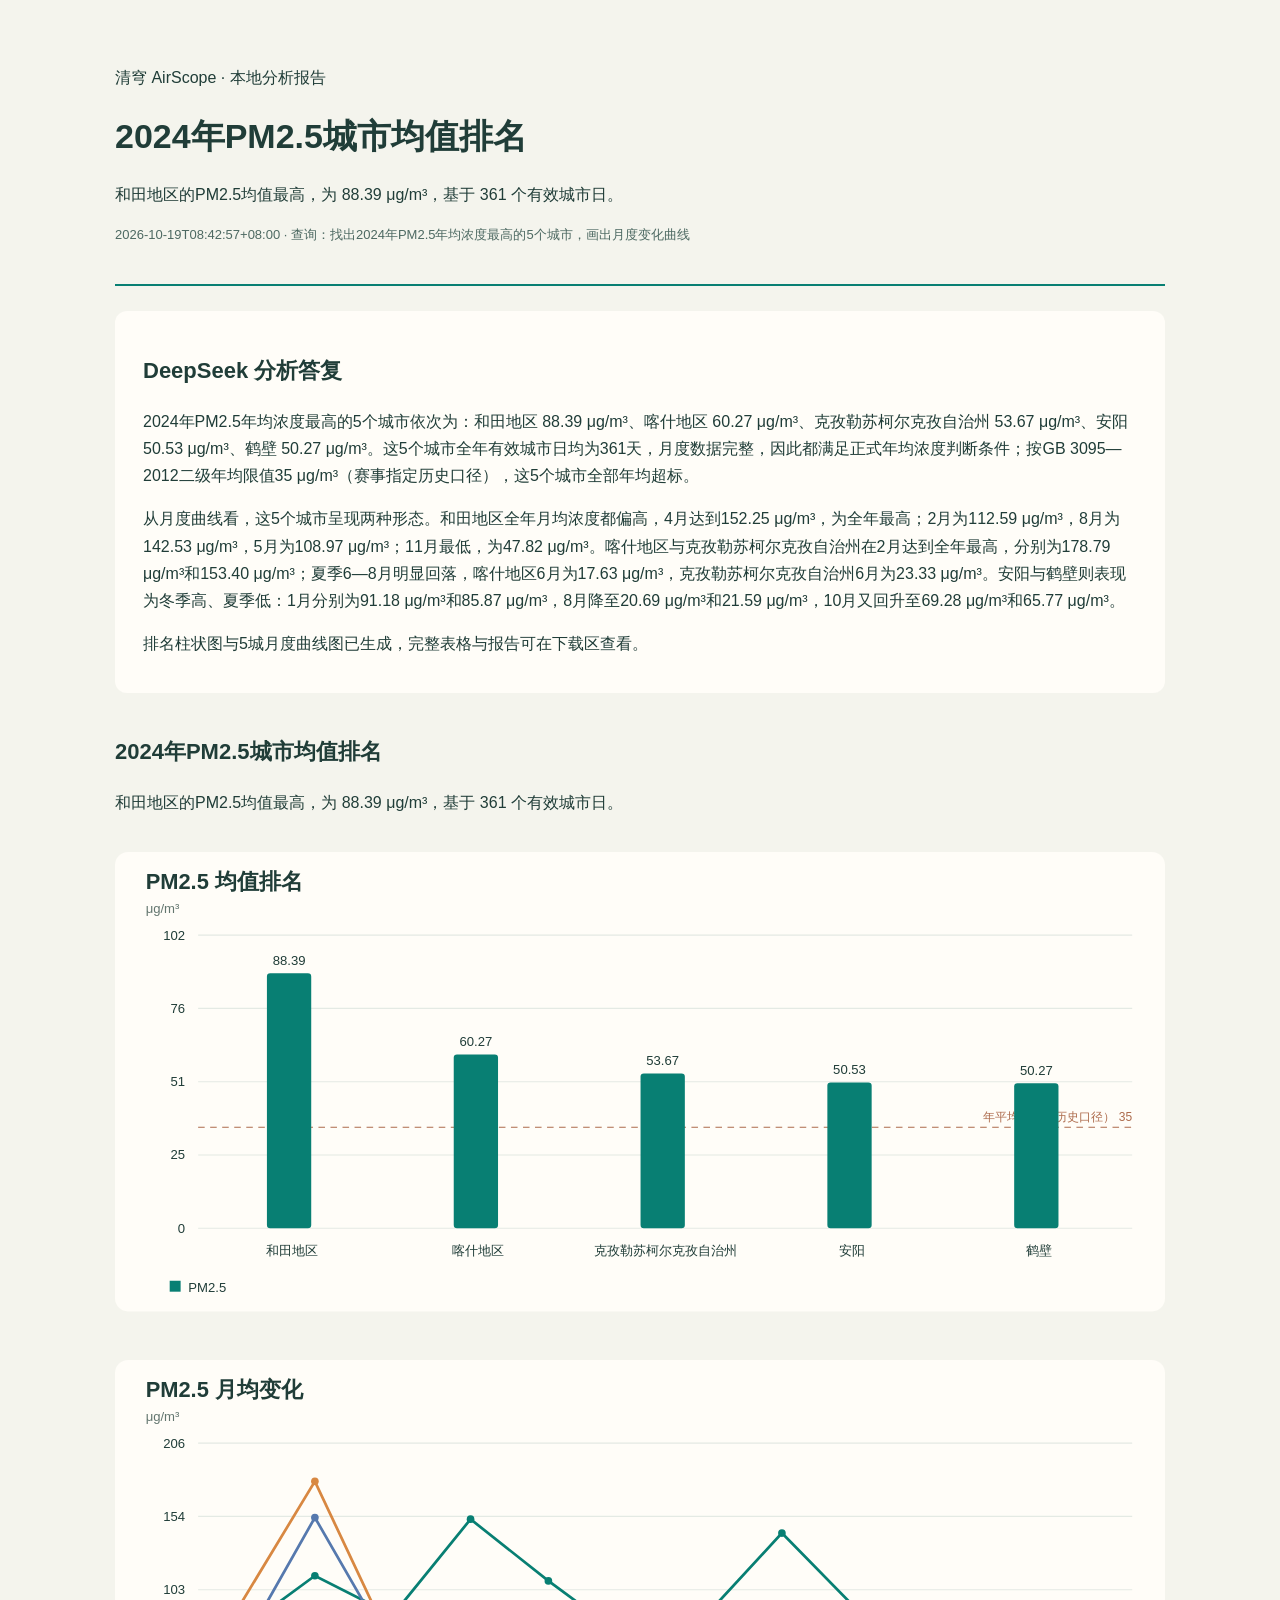
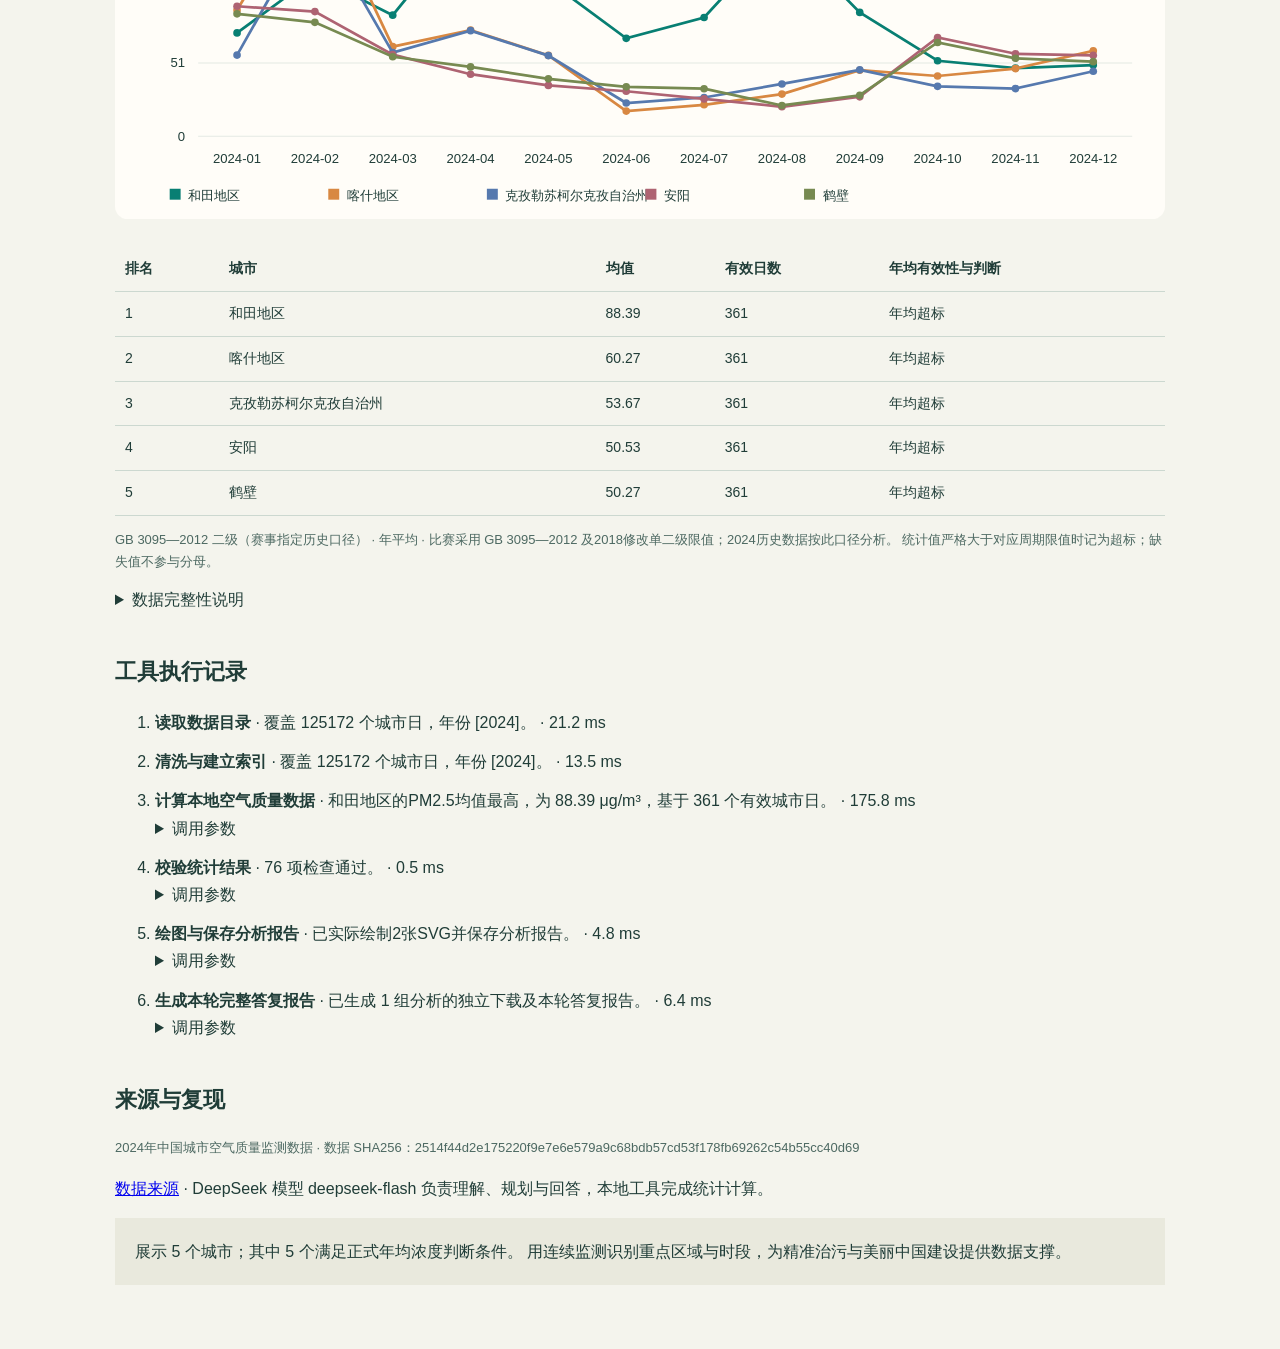
<file: 清穹_2024空气质量分析报告.html>
<!doctype html><html lang="zh-CN"><meta charset="utf-8"><meta name="viewport" content="width=device-width,initial-scale=1"><title>2024年PM2.5城市均值排名 · 清穹</title>
<style>body{margin:0;background:#f4f4ed;color:#203d38;font:16px/1.7 -apple-system,BlinkMacSystemFont,"PingFang SC",sans-serif}main{max-width:1050px;margin:auto;padding:48px 24px}header{border-bottom:2px solid #087f73;padding-bottom:25px}h1{font-size:34px;line-height:1.3}h2{font-size:22px;margin-top:40px}.meta{font-size:13px;color:#4d6962}svg{width:100%;height:auto;margin:20px 0}table{border-collapse:collapse;width:100%;font-size:14px}td,th{text-align:left;padding:10px;border-bottom:1px solid #ccd8d0}.scroll{overflow:auto}.notice{background:#e9e9dd;padding:20px}.answer{background:#fffdf8;padding:1px 28px 20px;margin-top:25px;border-radius:12px}pre{white-space:pre-wrap;overflow-wrap:anywhere;font-size:13px}li{margin-bottom:12px}summary{cursor:pointer}@media print{body{background:white}main{padding:0}svg,table{break-inside:avoid}}</style>
<main><header><p>清穹 AirScope · 本地分析报告</p><h1>2024年PM2.5城市均值排名</h1><p>和田地区的PM2.5均值最高，为 88.39 μg/m³，基于 361 个有效城市日。</p><p class="meta">2026-10-19T08:42:57+08:00 · 查询：找出2024年PM2.5年均浓度最高的5个城市，画出月度变化曲线</p></header>
<section class="answer"><h2>DeepSeek 分析答复</h2><p>2024年PM2.5年均浓度最高的5个城市依次为：和田地区 88.39 μg/m³、喀什地区 60.27 μg/m³、克孜勒苏柯尔克孜自治州 53.67 μg/m³、安阳 50.53 μg/m³、鹤壁 50.27 μg/m³。这5个城市全年有效城市日均为361天，月度数据完整，因此都满足正式年均浓度判断条件；按GB 3095—2012二级年均限值35 μg/m³（赛事指定历史口径），这5个城市全部年均超标。</p><p>从月度曲线看，这5个城市呈现两种形态。和田地区全年月均浓度都偏高，4月达到152.25 μg/m³，为全年最高；2月为112.59 μg/m³，8月为142.53 μg/m³，5月为108.97 μg/m³；11月最低，为47.82 μg/m³。喀什地区与克孜勒苏柯尔克孜自治州在2月达到全年最高，分别为178.79 μg/m³和153.40 μg/m³；夏季6—8月明显回落，喀什地区6月为17.63 μg/m³，克孜勒苏柯尔克孜自治州6月为23.33 μg/m³。安阳与鹤壁则表现为冬季高、夏季低：1月分别为91.18 μg/m³和85.87 μg/m³，8月降至20.69 μg/m³和21.59 μg/m³，10月又回升至69.28 μg/m³和65.77 μg/m³。</p><p>排名柱状图与5城月度曲线图已生成，完整表格与报告可在下载区查看。</p></section><section class="analysis-section"><h2>2024年PM2.5城市均值排名</h2><p>和田地区的PM2.5均值最高，为 88.39 μg/m³，基于 361 个有效城市日。</p><svg xmlns="http://www.w3.org/2000/svg" viewBox="0 0 960 420" role="img" aria-label="PM2.5 均值排名"><rect width="100%" height="100%" rx="12" fill="#fffdf8"/><g font-family="PingFang SC, Microsoft YaHei, sans-serif" fill="#203d38"><text x="28" y="34" font-size="20" font-weight="600">PM2.5 均值排名</text><text x="28" y="56" font-size="12" fill="#63766f">μg/m³</text><path d="M76 344.0H930" stroke="#e4eae4" stroke-width="1"/><text x="64" y="348.0" text-anchor="end" font-size="12">0</text><path d="M76 277.0H930" stroke="#e4eae4" stroke-width="1"/><text x="64" y="281.0" text-anchor="end" font-size="12">25</text><path d="M76 210.0H930" stroke="#e4eae4" stroke-width="1"/><text x="64" y="214.0" text-anchor="end" font-size="12">51</text><path d="M76 143.0H930" stroke="#e4eae4" stroke-width="1"/><text x="64" y="147.0" text-anchor="end" font-size="12">76</text><path d="M76 76.0H930" stroke="#e4eae4" stroke-width="1"/><text x="64" y="80.0" text-anchor="end" font-size="12">102</text><path d="M76 251.72121575822564H930" stroke="#ad6b4c" stroke-dasharray="6 5"/><text x="930" y="245.72121575822564" text-anchor="end" font-size="11" fill="#ad6b4c">年平均限值（历史口径） 35</text><text x="161.4" y="368" text-anchor="middle" font-size="12">和田地区</text><text x="332.2" y="368" text-anchor="middle" font-size="12">喀什地区</text><text x="503.0" y="368" text-anchor="middle" font-size="12">克孜勒苏柯尔克孜自治州</text><text x="673.8" y="368" text-anchor="middle" font-size="12">安阳</text><text x="844.6" y="368" text-anchor="middle" font-size="12">鹤壁</text><rect x="138.9" y="110.95652173913044" width="40.5" height="233.04347826086956" rx="3" fill="#087f73"><title>PM2.5 · 和田地区：88.39 μg/m³</title></rect><text x="159.15" y="102.95652173913044" text-anchor="middle" font-size="12">88.39</text><rect x="309.7" y="185.09593353566456" width="40.5" height="158.90406646433544" rx="3" fill="#087f73"><title>PM2.5 · 喀什地区：60.27 μg/m³</title></rect><text x="329.95" y="177.09593353566456" text-anchor="middle" font-size="12">60.27</text><rect x="480.5" y="202.49707570697058" width="40.5" height="141.50292429302942" rx="3" fill="#087f73"><title>PM2.5 · 克孜勒苏柯尔克孜自治州：53.67 μg/m³</title></rect><text x="500.75" y="194.49707570697058" text-anchor="middle" font-size="12">53.67</text><rect x="651.3" y="210.77580092180403" width="40.5" height="133.22419907819597" rx="3" fill="#087f73"><title>PM2.5 · 安阳：50.53 μg/m³</title></rect><text x="671.55" y="202.77580092180403" text-anchor="middle" font-size="12">50.53</text><rect x="822.1" y="211.4613004618858" width="40.5" height="132.5386995381142" rx="3" fill="#087f73"><title>PM2.5 · 鹤壁：50.27 μg/m³</title></rect><text x="842.35" y="203.4613004618858" text-anchor="middle" font-size="12">50.27</text><rect x="50" y="392" width="10" height="10" fill="#087f73"/><text x="67" y="402" font-size="12">PM2.5</text></g></svg><svg xmlns="http://www.w3.org/2000/svg" viewBox="0 0 960 420" role="img" aria-label="PM2.5 月均变化"><rect width="100%" height="100%" rx="12" fill="#fffdf8"/><g font-family="PingFang SC, Microsoft YaHei, sans-serif" fill="#203d38"><text x="28" y="34" font-size="20" font-weight="600">PM2.5 月均变化</text><text x="28" y="56" font-size="12" fill="#63766f">μg/m³</text><path d="M76 344.0H930" stroke="#e4eae4" stroke-width="1"/><text x="64" y="348.0" text-anchor="end" font-size="12">0</text><path d="M76 277.0H930" stroke="#e4eae4" stroke-width="1"/><text x="64" y="281.0" text-anchor="end" font-size="12">51</text><path d="M76 210.0H930" stroke="#e4eae4" stroke-width="1"/><text x="64" y="214.0" text-anchor="end" font-size="12">103</text><path d="M76 143.0H930" stroke="#e4eae4" stroke-width="1"/><text x="64" y="147.0" text-anchor="end" font-size="12">154</text><path d="M76 76.0H930" stroke="#e4eae4" stroke-width="1"/><text x="64" y="80.0" text-anchor="end" font-size="12">206</text><text x="111.58333333333333" y="368" text-anchor="middle" font-size="12">2024-01</text><text x="182.75" y="368" text-anchor="middle" font-size="12">2024-02</text><text x="253.91666666666669" y="368" text-anchor="middle" font-size="12">2024-03</text><text x="325.08333333333337" y="368" text-anchor="middle" font-size="12">2024-04</text><text x="396.25" y="368" text-anchor="middle" font-size="12">2024-05</text><text x="467.41666666666663" y="368" text-anchor="middle" font-size="12">2024-06</text><text x="538.5833333333333" y="368" text-anchor="middle" font-size="12">2024-07</text><text x="609.75" y="368" text-anchor="middle" font-size="12">2024-08</text><text x="680.9166666666667" y="368" text-anchor="middle" font-size="12">2024-09</text><text x="752.0833333333333" y="368" text-anchor="middle" font-size="12">2024-10</text><text x="823.25" y="368" text-anchor="middle" font-size="12">2024-11</text><text x="894.4166666666667" y="368" text-anchor="middle" font-size="12">2024-12</text><circle cx="111.58333333333333" cy="249.52608476789624" r="3.5" fill="#087f73"><title>和田地区 · 2024-01：72.48 μg/m³</title></circle><circle cx="182.75" cy="197.24478316801103" r="3.5" fill="#087f73"><title>和田地区 · 2024-02：112.59 μg/m³</title></circle><circle cx="253.91666666666669" cy="233.29815644781218" r="3.5" fill="#087f73"><title>和田地区 · 2024-03：84.93 μg/m³</title></circle><circle cx="325.08333333333337" cy="145.55003319415295" r="3.5" fill="#087f73"><title>和田地区 · 2024-04：152.25 μg/m³</title></circle><circle cx="396.25" cy="201.96326513738487" r="3.5" fill="#087f73"><title>和田地区 · 2024-05：108.97 μg/m³</title></circle><circle cx="467.41666666666663" cy="254.5052563488377" r="3.5" fill="#087f73"><title>和田地区 · 2024-06：68.66 μg/m³</title></circle><circle cx="538.5833333333333" cy="235.44884574324502" r="3.5" fill="#087f73"><title>和田地区 · 2024-07：83.28 μg/m³</title></circle><circle cx="609.75" cy="158.21954831633903" r="3.5" fill="#087f73"><title>和田地区 · 2024-08：142.53 μg/m³</title></circle><circle cx="680.9166666666667" cy="230.80857065734148" r="3.5" fill="#087f73"><title>和田地区 · 2024-09：86.84 μg/m³</title></circle><circle cx="752.0833333333333" cy="274.98242533747384" r="3.5" fill="#087f73"><title>和田地区 · 2024-10：52.95 μg/m³</title></circle><circle cx="823.25" cy="281.6691138741832" r="3.5" fill="#087f73"><title>和田地区 · 2024-11：47.82 μg/m³</title></circle><circle cx="894.4166666666667" cy="278.8927695109881" r="3.5" fill="#087f73"><title>和田地区 · 2024-12：49.95 μg/m³</title></circle><polyline points="111.58333333333333,249.52608476789624 182.75,197.24478316801103 253.91666666666669,233.29815644781218 325.08333333333337,145.55003319415295 396.25,201.96326513738487 467.41666666666663,254.5052563488377 538.5833333333333,235.44884574324502 609.75,158.21954831633903 680.9166666666667,230.80857065734148 752.0833333333333,274.98242533747384 823.25,281.6691138741832 894.4166666666667,278.8927695109881" fill="none" stroke="#087f73" stroke-width="2.5"/><rect x="50" y="392" width="10" height="10" fill="#087f73"/><text x="67" y="402" font-size="12">和田地区</text><circle cx="111.58333333333333" cy="228.60574343959513" r="3.5" fill="#d88842"><title>喀什地区 · 2024-01：88.53 μg/m³</title></circle><circle cx="182.75" cy="110.95652173913041" r="3.5" fill="#d88842"><title>喀什地区 · 2024-02：178.79 μg/m³</title></circle><circle cx="253.91666666666669" cy="262.0782895648769" r="3.5" fill="#d88842"><title>喀什地区 · 2024-03：62.85 μg/m³</title></circle><circle cx="325.08333333333337" cy="246.93222313279847" r="3.5" fill="#d88842"><title>喀什地区 · 2024-04：74.47 μg/m³</title></circle><circle cx="396.25" cy="270.0814606400027" r="3.5" fill="#d88842"><title>喀什地区 · 2024-05：56.71 μg/m³</title></circle><circle cx="467.41666666666663" cy="321.0202107403147" r="3.5" fill="#d88842"><title>喀什地区 · 2024-06：17.63 μg/m³</title></circle><circle cx="538.5833333333333" cy="315.21986688293526" r="3.5" fill="#d88842"><title>喀什地区 · 2024-07：22.08 μg/m³</title></circle><circle cx="609.75" cy="305.4309719685713" r="3.5" fill="#d88842"><title>喀什地区 · 2024-08：29.59 μg/m³</title></circle><circle cx="680.9166666666667" cy="283.6633894026755" r="3.5" fill="#d88842"><title>喀什地区 · 2024-09：46.29 μg/m³</title></circle><circle cx="752.0833333333333" cy="288.9162850757629" r="3.5" fill="#d88842"><title>喀什地区 · 2024-10：42.26 μg/m³</title></circle><circle cx="823.25" cy="282.12532069442653" r="3.5" fill="#d88842"><title>喀什地区 · 2024-11：47.47 μg/m³</title></circle><circle cx="894.4166666666667" cy="265.8973923743425" r="3.5" fill="#d88842"><title>喀什地区 · 2024-12：59.92 μg/m³</title></circle><polyline points="111.58333333333333,228.60574343959513 182.75,110.95652173913041 253.91666666666669,262.0782895648769 325.08333333333337,246.93222313279847 396.25,270.0814606400027 467.41666666666663,321.0202107403147 538.5833333333333,315.21986688293526 609.75,305.4309719685713 680.9166666666667,283.6633894026755 752.0833333333333,288.9162850757629 823.25,282.12532069442653 894.4166666666667,265.8973923743425" fill="none" stroke="#d88842" stroke-width="2.5"/><rect x="195" y="392" width="10" height="10" fill="#d88842"/><text x="212" y="402" font-size="12">喀什地区</text><circle cx="111.58333333333333" cy="269.78166758669994" r="3.5" fill="#5679ae"><title>克孜勒苏柯尔克孜自治州 · 2024-01：56.94 μg/m³</title></circle><circle cx="182.75" cy="144.05106792763914" r="3.5" fill="#5679ae"><title>克孜勒苏柯尔克孜自治州 · 2024-02：153.4 μg/m³</title></circle><circle cx="253.91666666666669" cy="267.5788403689536" r="3.5" fill="#5679ae"><title>克孜勒苏柯尔克孜自治州 · 2024-03：58.63 μg/m³</title></circle><circle cx="325.08333333333337" cy="247.49270579766886" r="3.5" fill="#5679ae"><title>克孜勒苏柯尔克孜自治州 · 2024-04：74.04 μg/m³</title></circle><circle cx="396.25" cy="270.25090888752163" r="3.5" fill="#5679ae"><title>克孜勒苏柯尔克孜自治州 · 2024-05：56.58 μg/m³</title></circle><circle cx="467.41666666666663" cy="313.5905568106377" r="3.5" fill="#5679ae"><title>克孜勒苏柯尔克孜自治州 · 2024-06：23.33 μg/m³</title></circle><circle cx="538.5833333333333" cy="308.5462128268043" r="3.5" fill="#5679ae"><title>克孜勒苏柯尔克孜自治州 · 2024-07：27.2 μg/m³</title></circle><circle cx="609.75" cy="296.18952523849936" r="3.5" fill="#5679ae"><title>克孜勒苏柯尔克孜自治州 · 2024-08：36.68 μg/m³</title></circle><circle cx="680.9166666666667" cy="283.2853894659024" r="3.5" fill="#5679ae"><title>克孜勒苏柯尔克孜自治州 · 2024-09：46.58 μg/m³</title></circle><circle cx="752.0833333333333" cy="298.36628349508896" r="3.5" fill="#5679ae"><title>克孜勒苏柯尔克孜自治州 · 2024-10：35.01 μg/m³</title></circle><circle cx="823.25" cy="300.41269694589477" r="3.5" fill="#5679ae"><title>克孜勒苏柯尔克孜自治州 · 2024-11：33.44 μg/m³</title></circle><circle cx="894.4166666666667" cy="284.60187200431886" r="3.5" fill="#5679ae"><title>克孜勒苏柯尔克孜自治州 · 2024-12：45.57 μg/m³</title></circle><polyline points="111.58333333333333,269.78166758669994 182.75,144.05106792763914 253.91666666666669,267.5788403689536 325.08333333333337,247.49270579766886 396.25,270.25090888752163 467.41666666666663,313.5905568106377 538.5833333333333,308.5462128268043 609.75,296.18952523849936 680.9166666666667,283.2853894659024 752.0833333333333,298.36628349508896 823.25,300.41269694589477 894.4166666666667,284.60187200431886" fill="none" stroke="#5679ae" stroke-width="2.5"/><rect x="340" y="392" width="10" height="10" fill="#5679ae"/><text x="357" y="402" font-size="12">克孜勒苏柯尔克孜自治州</text><circle cx="111.58333333333333" cy="225.15160608632422" r="3.5" fill="#ae6372"><title>安阳 · 2024-01：91.18 μg/m³</title></circle><circle cx="182.75" cy="230.039536303217" r="3.5" fill="#ae6372"><title>安阳 · 2024-02：87.43 μg/m³</title></circle><circle cx="253.91666666666669" cy="269.3906331693485" r="3.5" fill="#ae6372"><title>安阳 · 2024-03：57.24 μg/m³</title></circle><circle cx="325.08333333333337" cy="287.28697500346533" r="3.5" fill="#ae6372"><title>安阳 · 2024-04：43.51 μg/m³</title></circle><circle cx="396.25" cy="297.5060077769158" r="3.5" fill="#ae6372"><title>安阳 · 2024-05：35.67 μg/m³</title></circle><circle cx="467.41666666666663" cy="302.8631792946303" r="3.5" fill="#ae6372"><title>安阳 · 2024-06：31.56 μg/m³</title></circle><circle cx="538.5833333333333" cy="309.8496608846424" r="3.5" fill="#ae6372"><title>安阳 · 2024-07：26.2 μg/m³</title></circle><circle cx="609.75" cy="317.0316596833302" r="3.5" fill="#ae6372"><title>安阳 · 2024-08：20.69 μg/m³</title></circle><circle cx="680.9166666666667" cy="307.93359223962045" r="3.5" fill="#ae6372"><title>安阳 · 2024-09：27.67 μg/m³</title></circle><circle cx="752.0833333333333" cy="253.6971185529781" r="3.5" fill="#ae6372"><title>安阳 · 2024-10：69.28 μg/m³</title></circle><circle cx="823.25" cy="268.56946089291057" r="3.5" fill="#ae6372"><title>安阳 · 2024-11：57.87 μg/m³</title></circle><circle cx="894.4166666666667" cy="269.9641503147973" r="3.5" fill="#ae6372"><title>安阳 · 2024-12：56.8 μg/m³</title></circle><polyline points="111.58333333333333,225.15160608632422 182.75,230.039536303217 253.91666666666669,269.3906331693485 325.08333333333337,287.28697500346533 396.25,297.5060077769158 467.41666666666663,302.8631792946303 538.5833333333333,309.8496608846424 609.75,317.0316596833302 680.9166666666667,307.93359223962045 752.0833333333333,253.6971185529781 823.25,268.56946089291057 894.4166666666667,269.9641503147973" fill="none" stroke="#ae6372" stroke-width="2.5"/><rect x="485" y="392" width="10" height="10" fill="#ae6372"/><text x="502" y="402" font-size="12">安阳</text><circle cx="111.58333333333333" cy="232.0729152734444" r="3.5" fill="#778a51"><title>鹤壁 · 2024-01：85.87 μg/m³</title></circle><circle cx="182.75" cy="239.8675346593161" r="3.5" fill="#778a51"><title>鹤壁 · 2024-02：79.89 μg/m³</title></circle><circle cx="253.91666666666669" cy="271.3458052561057" r="3.5" fill="#778a51"><title>鹤壁 · 2024-03：55.74 μg/m³</title></circle><circle cx="325.08333333333337" cy="280.5742175055992" r="3.5" fill="#778a51"><title>鹤壁 · 2024-04：48.66 μg/m³</title></circle><circle cx="396.25" cy="291.4971122302823" r="3.5" fill="#778a51"><title>鹤壁 · 2024-05：40.28 μg/m³</title></circle><circle cx="467.41666666666663" cy="298.83552479591066" r="3.5" fill="#778a51"><title>鹤壁 · 2024-06：34.65 μg/m³</title></circle><circle cx="538.5833333333333" cy="300.5430417516785" r="3.5" fill="#778a51"><title>鹤壁 · 2024-07：33.34 μg/m³</title></circle><circle cx="609.75" cy="315.85855643127593" r="3.5" fill="#778a51"><title>鹤壁 · 2024-08：21.59 μg/m³</title></circle><circle cx="680.9166666666667" cy="306.51283385657695" r="3.5" fill="#778a51"><title>鹤壁 · 2024-09：28.76 μg/m³</title></circle><circle cx="752.0833333333333" cy="258.2722212359897" r="3.5" fill="#778a51"><title>鹤壁 · 2024-10：65.77 μg/m³</title></circle><circle cx="823.25" cy="272.71442571683565" r="3.5" fill="#778a51"><title>鹤壁 · 2024-11：54.69 μg/m³</title></circle><circle cx="894.4166666666667" cy="275.7905631333335" r="3.5" fill="#778a51"><title>鹤壁 · 2024-12：52.33 μg/m³</title></circle><polyline points="111.58333333333333,232.0729152734444 182.75,239.8675346593161 253.91666666666669,271.3458052561057 325.08333333333337,280.5742175055992 396.25,291.4971122302823 467.41666666666663,298.83552479591066 538.5833333333333,300.5430417516785 609.75,315.85855643127593 680.9166666666667,306.51283385657695 752.0833333333333,258.2722212359897 823.25,272.71442571683565 894.4166666666667,275.7905631333335" fill="none" stroke="#778a51" stroke-width="2.5"/><rect x="630" y="392" width="10" height="10" fill="#778a51"/><text x="647" y="402" font-size="12">鹤壁</text></g></svg><div class="scroll"><table><thead><tr><th>排名</th><th>城市</th><th>均值</th><th>有效日数</th><th>年均有效性与判断</th></tr></thead><tbody><tr><td>1</td><td>和田地区</td><td>88.39</td><td>361</td><td>年均超标</td></tr><tr><td>2</td><td>喀什地区</td><td>60.27</td><td>361</td><td>年均超标</td></tr><tr><td>3</td><td>克孜勒苏柯尔克孜自治州</td><td>53.67</td><td>361</td><td>年均超标</td></tr><tr><td>4</td><td>安阳</td><td>50.53</td><td>361</td><td>年均超标</td></tr><tr><td>5</td><td>鹤壁</td><td>50.27</td><td>361</td><td>年均超标</td></tr></tbody></table></div><p class="meta">GB 3095—2012 二级（赛事指定历史口径） · 年平均 · 比赛采用 GB 3095—2012 及2018修改单二级限值；2024历史数据按此口径分析。 统计值严格大于对应周期限值时记为超标；缺失值不参与分母。</p></section>
<details><summary>数据完整性说明</summary><ul><li>排除33个全年六项污染物均无有效日报值的源地区列，详见statistics.excluded_all_year_empty_cities。</li><li>有4313行因日报指标缺失或超出AQI断点未派生AQI，具体原因见aqi_reason和统计项。</li><li>所选 PM2.5 有 1862 个缺测城市日，未计为达标。</li></ul></details>
<h2>工具执行记录</h2><ol><li><strong>读取数据目录</strong> · 覆盖 125172 个城市日，年份 [2024]。 · 21.2 ms</li><li><strong>清洗与建立索引</strong> · 覆盖 125172 个城市日，年份 [2024]。 · 13.5 ms</li><li><strong>计算本地空气质量数据</strong> · 和田地区的PM2.5均值最高，为 88.39 μg/m³，基于 361 个有效城市日。 · 175.8 ms<details><summary>调用参数</summary><pre>{
  &quot;plan&quot;: {
    &quot;intent&quot;: &quot;ranking&quot;,
    &quot;pollutant&quot;: &quot;PM2.5&quot;,
    &quot;year&quot;: 2024,
    &quot;months&quot;: [],
    &quot;cities&quot;: [],
    &quot;provinces&quot;: [],
    &quot;group_by&quot;: &quot;city&quot;,
    &quot;top_n&quot;: 5
  }
}</pre></details></li><li><strong>校验统计结果</strong> · 76 项检查通过。 · 0.5 ms<details><summary>调用参数</summary><pre>{
  &quot;analysis_id&quot;: &quot;analysis-1&quot;
}</pre></details></li><li><strong>绘图与保存分析报告</strong> · 已实际绘制2张SVG并保存分析报告。 · 4.8 ms<details><summary>调用参数</summary><pre>{
  &quot;analysis_id&quot;: &quot;analysis-1&quot;
}</pre></details></li><li><strong>生成本轮完整答复报告</strong> · 已生成 1 组分析的独立下载及本轮答复报告。 · 6.4 ms<details><summary>调用参数</summary><pre>{
  &quot;analysis_count&quot;: 1
}</pre></details></li></ol><h2>来源与复现</h2><p class="meta">2024年中国城市空气质量监测数据 · 数据 SHA256：2514f44d2e175220f9e7e6e579a9c68bdb57cd53f178fb69262c54b55cc40d69</p><p><a href="https://quotsoft.net/air/">数据来源</a> · DeepSeek 模型 deepseek-flash 负责理解、规划与回答，本地工具完成统计计算。</p><p class="notice">展示 5 个城市；其中 5 个满足正式年均浓度判断条件。 用连续监测识别重点区域与时段，为精准治污与美丽中国建设提供数据支撑。</p></main></html>
</file>
